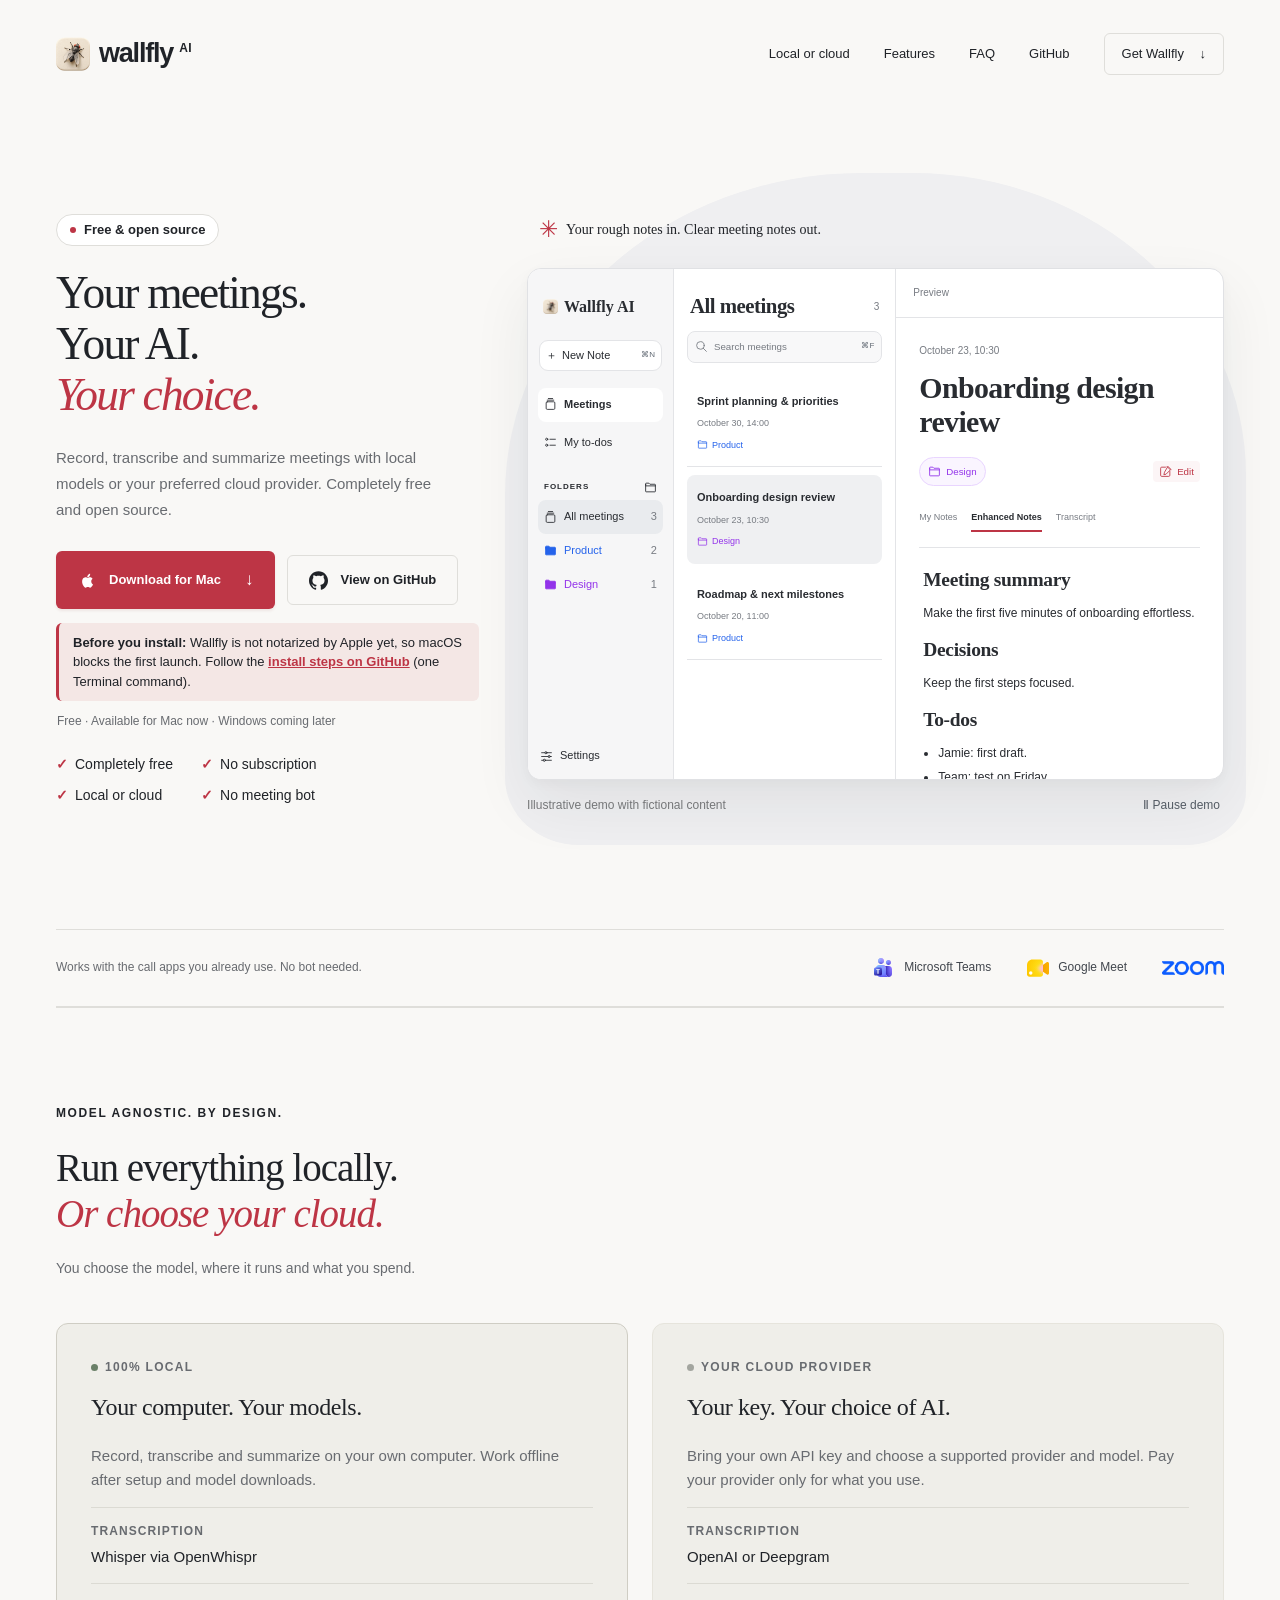
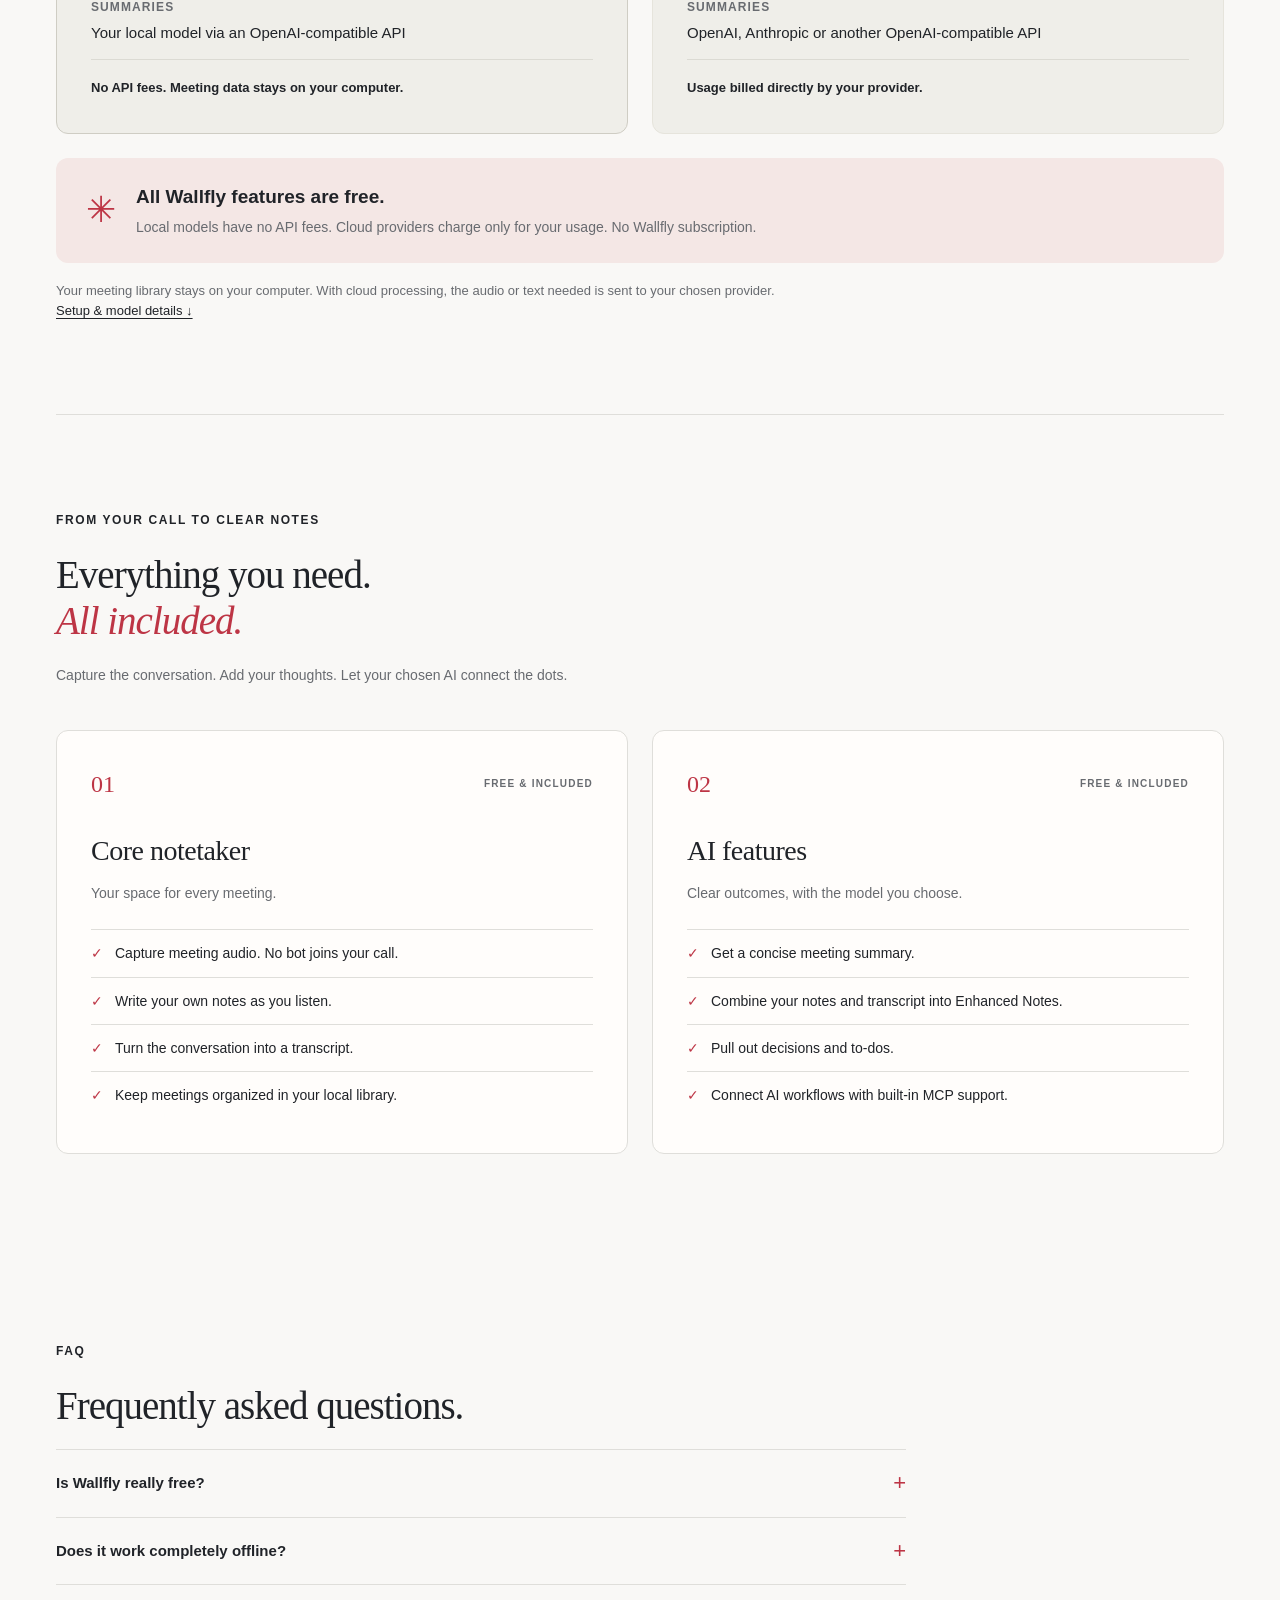
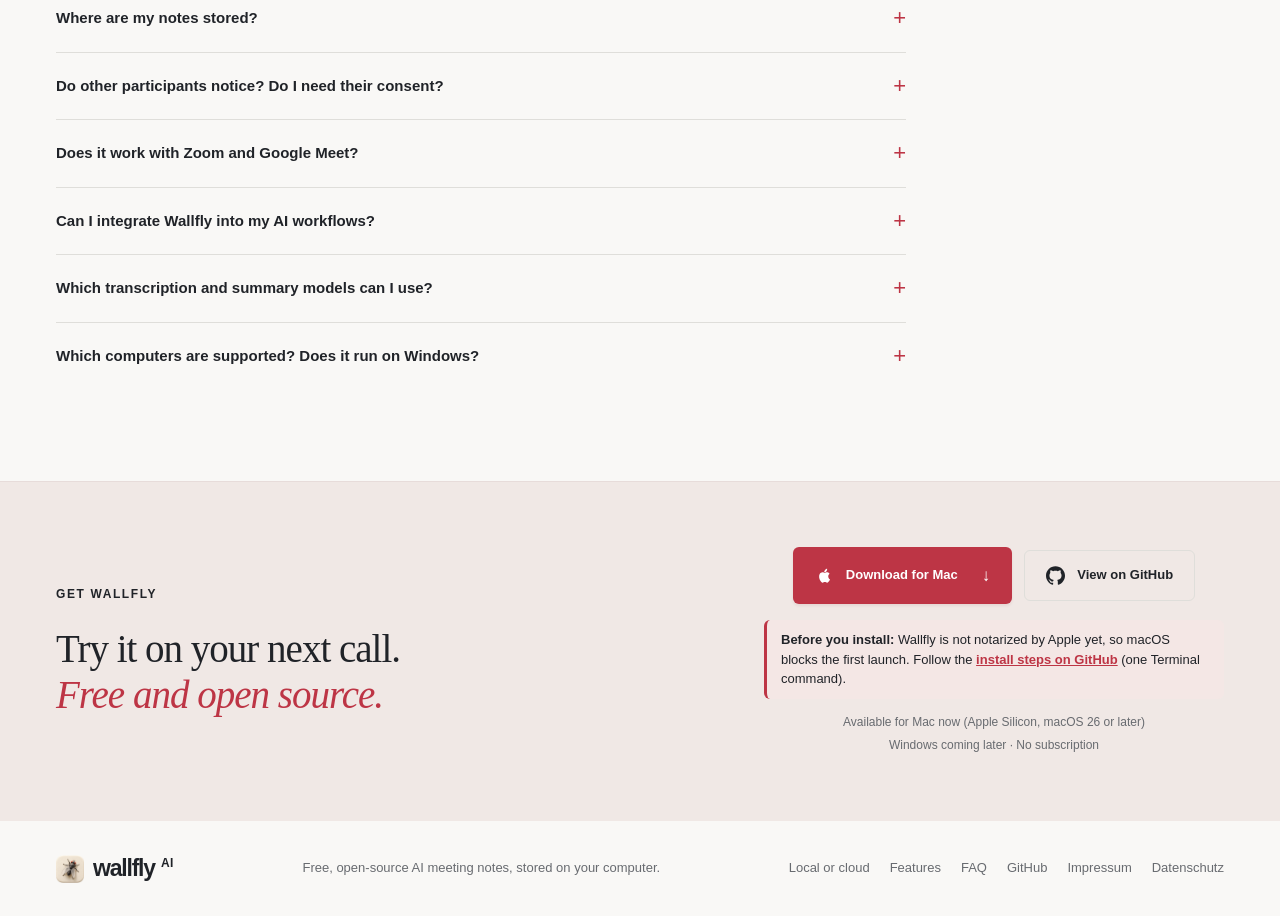
<file: index.html>
<!doctype html>
<html lang="en">
<head>
  <meta charset="utf-8">
  <meta name="viewport" content="width=device-width, initial-scale=1">
  <meta name="theme-color" content="#f9f8f6">
  <meta name="description" content="Record, transcribe and summarize meetings with local models or your preferred cloud provider. Wallfly is completely free and open source. No subscription.">
  <meta property="og:title" content="Wallfly AI — Your meetings. Your AI. Your choice.">
  <meta property="og:description" content="Completely free and open source. Run everything locally or bring your own cloud API key. You choose the model and control the cost.">
  <meta property="og:type" content="website">
  <title>Wallfly AI — Free, open-source AI meeting notes</title>
  <link rel="icon" href="assets/wallfly-icon.png" type="image/png">
  <link rel="stylesheet" href="styles.css">
  <script src="script.js" defer></script>
</head>
<body>
  <a class="skip-link" href="#main">Skip to content</a>
  <header class="site-header wrap">
    <a class="brand" href="#" aria-label="Wallfly AI home"><img src="assets/wallfly-icon.png" width="34" height="34" alt="">wallfly<span>AI</span></a>
    <nav aria-label="Main navigation"><a href="#privacy">Local or cloud</a><a href="#how-it-works">Features</a><a href="#faq">FAQ</a><a class="js-github" hidden>GitHub</a><a class="nav-download" href="#download">Get Wallfly <span aria-hidden="true">↓</span></a></nav>
  </header>
  <main id="main">
    <section class="hero wrap" aria-labelledby="hero-title">
      <div class="hero-copy">
        <p class="hero-badge"><span class="status-dot"></span> Free &amp; open source</p>
        <h1 id="hero-title">Your meetings.<br>Your AI.<br><em>Your choice.</em></h1>
        <p class="hero-description">Record, transcribe and summarize meetings with local models or your preferred cloud provider. Completely free and open source.</p>
        <div class="cta-row">
          <a class="button js-download" hidden download><svg viewBox="0 0 24 24" aria-hidden="true"><path d="M16.7 12.8c0-2 1.6-3 1.7-3.1-1-1.5-2.5-1.7-3-1.7-1.3-.1-2.5.8-3.2.8-.6 0-1.6-.8-2.7-.8-1.4 0-2.8.9-3.6 2.2-1.5 2.7-.4 6.7 1.1 8.8.7 1 1.5 2.1 2.6 2 1.1 0 1.5-.7 2.9-.7 1.3 0 1.7.7 2.8.7 1.2 0 1.9-1 2.6-2 .8-1.1 1.1-2.2 1.1-2.3-.1 0-2.3-.9-2.3-3.9ZM14.5 6.6c.6-.8 1-1.9.9-3-.9 0-2 .6-2.7 1.4-.6.7-1.1 1.8-1 2.8 1 .1 2.1-.5 2.8-1.2Z"/></svg>Download for Mac <span aria-hidden="true">↓</span></a>
          <a class="button button-secondary js-github" hidden><svg viewBox="0 0 24 24" aria-hidden="true"><path d="M12 .297c-6.63 0-12 5.373-12 12 0 5.303 3.438 9.8 8.205 11.385.6.113.82-.258.82-.577 0-.285-.01-1.04-.015-2.04-3.338.724-4.042-1.61-4.042-1.61C4.422 18.07 3.633 17.7 3.633 17.7c-1.087-.744.084-.729.084-.729 1.205.084 1.838 1.236 1.838 1.236 1.07 1.835 2.809 1.305 3.495.998.108-.776.417-1.305.76-1.605-2.665-.3-5.466-1.332-5.466-5.93 0-1.31.465-2.38 1.235-3.22-.135-.303-.54-1.523.105-3.176 0 0 1.005-.322 3.3 1.23.96-.267 1.98-.399 3-.405 1.02.006 2.04.138 3 .405 2.28-1.552 3.285-1.23 3.285-1.23.645 1.653.24 2.873.12 3.176.765.84 1.23 1.91 1.23 3.22 0 4.61-2.805 5.625-5.475 5.92.42.36.81 1.096.81 2.22 0 1.606-.015 2.896-.015 3.286 0 .315.21.69.825.57C20.565 22.092 24 17.592 24 12.297c0-6.627-5.373-12-12-12"/></svg>View on GitHub</a>
          <span class="coming-soon js-coming-soon">Download coming soon</span>
        </div>
        <p class="install-note js-install-note" hidden><strong>Before you install:</strong> Wallfly is not notarized by Apple yet, so macOS blocks the first launch. Follow the <a class="js-install-link">install steps on GitHub</a> (one Terminal command).</p>
        <p class="button-note">Free · Available for Mac now · Windows coming later</p>
        <ul class="trust-row" aria-label="Key facts">
          <li>Completely free</li>
          <li>No subscription</li>
          <li>Local or cloud</li>
          <li>No meeting bot</li>
        </ul>
      </div>
      <div class="hero-product">
        <div class="product-caption"><span class="tiny-star" aria-hidden="true">✳</span> Your rough notes in. Clear meeting notes out.</div>
        <div class="app-window" role="group" aria-label="Interactive Wallfly app demo with fictional meeting content">
          <div class="app-body">
            <aside class="app-sidebar" aria-label="Demo workspace">
              <div class="demo-brand"><img src="assets/wallfly-icon.png" width="15" height="15" alt="">Wallfly AI</div>
              <button class="demo-new-note" type="button" aria-controls="demo-recording"><span aria-hidden="true">＋</span> New Note <kbd>⌘N</kbd></button>
              <div class="sidebar-link selected"><svg viewBox="0 0 24 24" fill="none" stroke="currentColor" stroke-width="1.6" stroke-linecap="round" stroke-linejoin="round" aria-hidden="true"><rect x="4" y="7" width="16" height="14" rx="2"/><path d="M6 4h12M8 1h8"/></svg> Meetings</div>
              <div class="sidebar-link"><svg viewBox="0 0 24 24" fill="none" stroke="currentColor" stroke-width="1.6" stroke-linecap="round" stroke-linejoin="round" aria-hidden="true"><circle cx="5" cy="6" r="2"/><circle cx="5" cy="17" r="2"/><path d="M11 6h10M11 17h10"/></svg> My to-dos</div>
              <div class="sidebar-label">FOLDERS <svg viewBox="0 0 24 24" fill="none" stroke="currentColor" stroke-width="1.6" stroke-linecap="round" stroke-linejoin="round" aria-hidden="true"><path d="M3 7V5a1 1 0 0 1 1-1h5l2 2h9a1 1 0 0 1 1 1v12a1 1 0 0 1-1 1H4a1 1 0 0 1-1-1V7Z"/><path d="M3 9h18"/></svg></div>
              <div class="sidebar-link current"><svg viewBox="0 0 24 24" fill="none" stroke="currentColor" stroke-width="1.6" stroke-linecap="round" stroke-linejoin="round" aria-hidden="true"><rect x="4" y="7" width="16" height="14" rx="2"/><path d="M6 4h12M8 1h8"/></svg> All meetings <small>3</small></div>
              <div class="sidebar-link demo-folder"><svg viewBox="0 0 24 24" fill="none" stroke="currentColor" stroke-width="1.6" stroke-linecap="round" stroke-linejoin="round" aria-hidden="true"><path d="M3 7V5a1 1 0 0 1 1-1h5l2 2h9a1 1 0 0 1 1 1v12a1 1 0 0 1-1 1H4a1 1 0 0 1-1-1V7Z"/><path d="M3 9h18"/></svg> Product <small>2</small></div>
              <div class="sidebar-link demo-folder folder-design"><svg viewBox="0 0 24 24" fill="none" stroke="currentColor" stroke-width="1.6" stroke-linecap="round" stroke-linejoin="round" aria-hidden="true"><path d="M3 7V5a1 1 0 0 1 1-1h5l2 2h9a1 1 0 0 1 1 1v12a1 1 0 0 1-1 1H4a1 1 0 0 1-1-1V7Z"/><path d="M3 9h18"/></svg> Design <small>1</small></div>
              <div class="sidebar-bottom"><svg viewBox="0 0 24 24" fill="none" stroke="currentColor" stroke-width="1.6" stroke-linecap="round" stroke-linejoin="round" aria-hidden="true"><path d="M3 5h6m4 0h8M3 12h12m4 0h2M3 19h3m4 0h11"/><circle cx="11" cy="5" r="2"/><circle cx="17" cy="12" r="2"/><circle cx="8" cy="19" r="2"/></svg> Settings</div>
            </aside>
            <div class="demo-library" aria-label="Demo meeting library">
              <div class="library-title"><h2>All meetings</h2><span>3</span></div>
              <div class="demo-search"><svg viewBox="0 0 24 24" fill="none" stroke="currentColor" stroke-width="1.6" stroke-linecap="round" stroke-linejoin="round" aria-hidden="true"><circle cx="10" cy="10" r="7"/><path d="m15 15 6 6"/></svg><span>Search meetings</span><kbd>⌘F</kbd></div>
              <div class="meeting-item"><strong>Sprint planning &amp; priorities</strong><time datetime="2026-10-30T14:00">October 30, 14:00</time><span class="meeting-folder"><svg viewBox="0 0 24 24" fill="none" stroke="currentColor" stroke-width="1.6" stroke-linecap="round" stroke-linejoin="round" aria-hidden="true"><path d="M3 7V5a1 1 0 0 1 1-1h5l2 2h9a1 1 0 0 1 1 1v12a1 1 0 0 1-1 1H4a1 1 0 0 1-1-1V7Z"/><path d="M3 9h18"/></svg> Product</span></div>
              <div class="meeting-item active"><strong>Onboarding design review</strong><time datetime="2026-10-23T10:30">October 23, 10:30</time><span class="meeting-folder folder-design"><svg viewBox="0 0 24 24" fill="none" stroke="currentColor" stroke-width="1.6" stroke-linecap="round" stroke-linejoin="round" aria-hidden="true"><path d="M3 7V5a1 1 0 0 1 1-1h5l2 2h9a1 1 0 0 1 1 1v12a1 1 0 0 1-1 1H4a1 1 0 0 1-1-1V7Z"/><path d="M3 9h18"/></svg> Design</span></div>
              <div class="meeting-item"><strong>Roadmap &amp; next milestones</strong><time datetime="2026-10-20T11:00">October 20, 11:00</time><span class="meeting-folder"><svg viewBox="0 0 24 24" fill="none" stroke="currentColor" stroke-width="1.6" stroke-linecap="round" stroke-linejoin="round" aria-hidden="true"><path d="M3 7V5a1 1 0 0 1 1-1h5l2 2h9a1 1 0 0 1 1 1v12a1 1 0 0 1-1 1H4a1 1 0 0 1-1-1V7Z"/><path d="M3 9h18"/></svg> Product</span></div>
            </div>
            <div class="app-content">
              <div class="preview-label">Preview<button class="demo-new-note-mobile" type="button" aria-controls="demo-recording">＋ New Note</button></div>
              <div class="preview-document">
                <div class="meeting-meta"><time datetime="2026-10-23T10:30">October 23, 10:30</time></div>
                <h2>Onboarding design review</h2>
                <div class="demo-document-actions"><span class="demo-assign-folder demo-assigned-folder folder-design"><svg viewBox="0 0 24 24" fill="none" stroke="currentColor" stroke-width="1.6" stroke-linecap="round" stroke-linejoin="round" aria-hidden="true"><path d="M3 7V5a1 1 0 0 1 1-1h5l2 2h9a1 1 0 0 1 1 1v12a1 1 0 0 1-1 1H4a1 1 0 0 1-1-1V7Z"/><path d="M3 9h18"/></svg> Design</span><span class="demo-edit"><svg viewBox="0 0 24 24" fill="none" stroke="currentColor" stroke-width="1.6" stroke-linecap="round" stroke-linejoin="round" aria-hidden="true"><path d="M12 4H5a2 2 0 0 0-2 2v13a2 2 0 0 0 2 2h13a2 2 0 0 0 2-2v-7M15 3l6 6M10 14l-1 4 4-1L22 8l-5-5Z"/></svg> Edit</span></div>
                <div class="demo-tabs" role="tablist" aria-label="Meeting notes view">
                  <button id="notes-tab" class="demo-tab" type="button" role="tab" aria-selected="false" aria-controls="notes-panel" tabindex="-1">My Notes</button>
                  <button id="enhanced-tab" class="demo-tab active" type="button" role="tab" aria-selected="true" aria-controls="enhanced-panel">Enhanced Notes</button>
                  <button id="transcript-tab" class="demo-tab" type="button" role="tab" aria-selected="false" aria-controls="transcript-panel" tabindex="-1">Transcript</button>
                </div>
                <div class="notes-area">
                  <div id="notes-panel" role="tabpanel" aria-labelledby="notes-tab" tabindex="0" hidden>
                    <h3>My notes</h3><p>Make the first five minutes feel effortless.</p>
                    <ul><li>Simpler onboarding</li><li>Test the new flow on Friday</li><li>Jamie → first draft</li></ul>
                  </div>
                  <div id="enhanced-panel" role="tabpanel" aria-labelledby="enhanced-tab" tabindex="0">
                    <h3>Meeting summary</h3><p>Make the first five minutes of onboarding effortless.</p>
                    <h3>Decisions</h3><p>Keep the first steps focused.</p><h3>To-dos</h3><ul><li>Jamie: first draft.</li><li>Team: test on Friday.</li></ul>
                  </div>
                  <div id="transcript-panel" role="tabpanel" aria-labelledby="transcript-tab" tabindex="0" hidden>
                    <h3>Transcript</h3><p><strong>Jamie</strong><br>Let's make the first five minutes feel effortless.</p><p><strong>Alex</strong><br>Agreed. We can try the updated flow together on Friday.</p><p class="demo-transcript-line"><strong>Jamie</strong><br>I'll put together a first draft of the new flow.</p>
                  </div>
                </div>
              </div>
            </div>
          </div>
          <div class="demo-recording-overlay" hidden>
            <section id="demo-recording" class="demo-recording" aria-labelledby="demo-recording-title">
              <div class="recording-toolbar"><span><img src="assets/wallfly-icon.png" width="18" height="18" alt=""> Wallfly AI <small>Meeting note</small></span><button class="demo-close-recording" type="button" aria-label="Close meeting and return to overview" title="Back to meetings"><svg viewBox="0 0 24 24" fill="none" stroke="currentColor" stroke-width="1.8" stroke-linecap="round" aria-hidden="true"><path d="m6 6 12 12M18 6 6 18"/></svg></button></div>
              <div class="recording-document">
                <div class="recording-meta">Today <span><svg viewBox="0 0 24 24" fill="none" stroke="currentColor" stroke-width="1.7" stroke-linecap="round" stroke-linejoin="round" aria-hidden="true"><path d="m5 12 4 4L19 6"/></svg> Saved on your computer</span></div>
                <h2 id="demo-recording-title">New note</h2>
                <div class="recording-note-tabs" role="tablist" aria-label="Recording notes view"><button id="recording-notes-tab" type="button" role="tab" aria-selected="true" aria-controls="recording-notes-panel">My Notes</button><button id="recording-enhanced-tab" type="button" role="tab" aria-selected="false" aria-controls="recording-enhanced-panel" tabindex="-1">Enhanced Notes <span aria-hidden="true">✧</span></button></div>
                <div id="recording-notes-panel" class="recording-notes" role="tabpanel" aria-labelledby="recording-notes-tab" tabindex="0"><p class="recording-placeholder">A thought, a question, a next step…</p><ul hidden><li></li><li hidden></li></ul></div>
                <div id="recording-enhanced-panel" class="recording-notes recording-enhanced" role="tabpanel" aria-labelledby="recording-enhanced-tab" tabindex="0" hidden><span aria-hidden="true">✧</span><h3>Your notes, connected.</h3><p>After the meeting, Wallfly brings your notes and transcript together into a clear summary and next steps.</p></div>
              </div>
              <div class="recording-transcript" role="region" aria-label="Illustrative live transcript">
                <button class="recording-transcript-heading" type="button" aria-expanded="true" aria-controls="recording-transcript-content"><span class="transcript-label"><svg viewBox="0 0 24 24" fill="none" stroke="currentColor" stroke-width="1.6" stroke-linecap="round" stroke-linejoin="round" aria-hidden="true"><path d="M4 5h16v12H8l-4 4V5Z"/><path d="M8 9h8M8 13h5"/></svg>Transcript</span><span class="transcript-status"><i></i> Live <svg class="transcript-chevron" viewBox="0 0 24 24" fill="none" stroke="currentColor" stroke-width="1.8" stroke-linecap="round" stroke-linejoin="round" aria-hidden="true"><path d="m6 14 6-6 6 6"/></svg></span></button>
                <div id="recording-transcript-content" class="recording-transcript-content"><div class="recording-conversation">
                  <p class="recording-listening">Listening to your meeting…</p>
                  <div class="recording-turn" hidden><span>Jamie <time>00:01</time></span><p></p></div>
                  <div class="recording-turn recording-turn-me" hidden><span>You <time>00:04</time></span><p></p></div>
                  <div class="recording-turn" hidden><span>Jamie <time>00:08</time></span><p></p></div>
                </div></div>
              </div>
              <div class="recording-bar"><span class="recording-indicator"><i></i> Recording <time>00:00</time></span><span class="recording-wave" aria-hidden="true"><i></i><i></i><i></i><i></i><i></i><i></i><i></i></span><button class="demo-stop-recording" type="button"><span aria-hidden="true">■</span> Stop recording</button></div>
            </section>
          </div>
          <svg class="demo-cursor" viewBox="0 0 28 34" width="23" height="28" aria-hidden="true" hidden><path d="M3 2v25l6-6 5 11 5-2-5-10h10Z" fill="#25282c" stroke="#fff" stroke-width="2.5" stroke-linejoin="round"/></svg>
        </div>
        <div class="demo-footer"><span>Illustrative demo with fictional content</span><button id="pause-demo" type="button" aria-pressed="false"><span aria-hidden="true">Ⅱ</span> Pause demo</button></div>
      </div>
    </section>
    <section class="compatibility wrap" aria-label="Compatible meeting apps">
      <span>Works with the call apps you already use. No bot needed.</span>
      <div class="platforms">
        <span><img class="platform-logo" src="assets/microsoft-teams.svg" width="24" height="24" alt="">Microsoft Teams</span>
        <span><img class="platform-logo" src="assets/google-meet.svg" width="24" height="24" alt="">Google Meet</span>
        <span><img class="platform-wordmark" src="assets/zoom.png" width="62" height="14" alt="Zoom"></span>
      </div>
    </section>
    <section class="privacy wrap section-space" id="privacy" aria-labelledby="privacy-title">
      <div class="section-heading"><p class="eyebrow">MODEL AGNOSTIC. BY DESIGN.</p><h2 id="privacy-title">Run everything locally.<br><em>Or choose your cloud.</em></h2><p>You choose the model, where it runs and what you spend.</p></div>
      <div class="privacy-grid">
        <article class="privacy-card is-local">
          <p class="privacy-pill"><i aria-hidden="true"></i> 100% LOCAL</p>
          <h3>Your computer. Your models.</h3>
          <p class="mode-description">Record, transcribe and summarize on your own computer. Work offline after setup and model downloads.</p>
          <dl>
            <div><dt>Transcription</dt><dd>Whisper via OpenWhispr</dd></div>
            <div><dt>Summaries</dt><dd>Your local model via an OpenAI-compatible API</dd></div>
          </dl>
          <p class="mode-cost">No API fees. Meeting data stays on your computer.</p>
        </article>
        <article class="privacy-card">
          <p class="privacy-pill"><i aria-hidden="true"></i> YOUR CLOUD PROVIDER</p>
          <h3>Your key. Your choice of AI.</h3>
          <p class="mode-description">Bring your own API key and choose a supported provider and model. Pay your provider only for what you use.</p>
          <dl>
            <div><dt>Transcription</dt><dd>OpenAI or Deepgram</dd></div>
            <div><dt>Summaries</dt><dd>OpenAI, Anthropic or another OpenAI-compatible API</dd></div>
          </dl>
          <p class="mode-cost">Usage billed directly by your provider.</p>
        </article>
      </div>
      <div class="free-statement"><span class="free-mark" aria-hidden="true">✳</span><div><strong>All Wallfly features are free.</strong><p>Local models have no API fees. Cloud providers charge only for your usage. No Wallfly subscription.</p></div></div>
      <p class="data-note">Your meeting library stays on your computer. With cloud processing, the audio or text needed is sent to your chosen provider. <a href="#faq">Setup &amp; model details ↓</a></p>
    </section>
    <section class="features wrap section-space" id="how-it-works" aria-labelledby="features-title">
      <div class="section-heading"><p class="eyebrow">FROM YOUR CALL TO CLEAR NOTES</p><h2 id="features-title">Everything you need.<br><em>All included.</em></h2><p>Capture the conversation. Add your thoughts. Let your chosen AI connect the dots.</p></div>
      <div class="feature-grid">
        <article class="feature-card">
          <div class="feature-card-heading"><span class="feature-number" aria-hidden="true">01</span><span class="included-label">FREE &amp; INCLUDED</span></div>
          <h3>Core notetaker</h3><p>Your space for every meeting.</p>
          <ul><li>Capture meeting audio. No bot joins your call.</li><li>Write your own notes as you listen.</li><li>Turn the conversation into a transcript.</li><li>Keep meetings organized in your local library.</li></ul>
        </article>
        <article class="feature-card">
          <div class="feature-card-heading"><span class="feature-number" aria-hidden="true">02</span><span class="included-label">FREE &amp; INCLUDED</span></div>
          <h3>AI features</h3><p>Clear outcomes, with the model you choose.</p>
          <ul><li>Get a concise meeting summary.</li><li>Combine your notes and transcript into Enhanced Notes.</li><li>Pull out decisions and to-dos.</li><li>Connect AI workflows with built-in MCP support.</li></ul>
        </article>
      </div>
    </section>
    <section class="faq wrap section-space" id="faq" aria-labelledby="faq-title">
      <div class="section-heading"><p class="eyebrow">FAQ</p><h2 id="faq-title">Frequently asked questions.</h2></div>
      <details class="faq-item">
        <summary>Is Wallfly really free?</summary>
        <p>Yes. All Wallfly features are free and open source, including AI features. No subscription or paywall. Local models have no API fees; optional cloud providers bill you directly for usage.</p>
      </details>
      <details class="faq-item">
        <summary>Does it work completely offline?</summary>
        <p>Yes, in local mode. Transcription runs locally in the OpenWhispr app (installed separately), and summaries run on a local model on your computer. You only need internet once, to download the models.</p>
      </details>
      <details class="faq-item">
        <summary>Where are my notes stored?</summary>
        <p>Notes, transcripts and meeting files live in a local library. Wallfly has no cloud storage. If you choose cloud processing, the required audio or text is sent to that provider.</p>
      </details>
      <details class="faq-item">
        <summary>Do other participants notice? Do I need their consent?</summary>
        <p>No bot joins, so nothing shows up in the call. Rules for recording differ by country and company, so let people know you are taking notes.</p>
      </details>
      <details class="faq-item">
        <summary>Does it work with Zoom and Google Meet?</summary>
        <p>Yes. Wallfly captures the meeting audio on your computer, so it works with Microsoft Teams, Google Meet and Zoom. Automatic meeting detection currently works for Teams (on Mac, through the Accessibility permission). For other apps, start recording manually.</p>
      </details>
      <details class="faq-item">
        <summary>Can I integrate Wallfly into my AI workflows?</summary>
        <p>Yes. Built-in Model Context Protocol (MCP) support connects Wallfly to compatible AI tools and workflows. It is included for free.</p>
      </details>
      <details class="faq-item">
        <summary>Which transcription and summary models can I use?</summary>
        <p><strong>Transcription:</strong> Deepgram (Nova-3), OpenAI, or Whisper Large V3 Turbo running locally through OpenWhispr.</p>
        <p><strong>Summaries and Enhanced Notes:</strong> OpenAI, Anthropic (Claude), or any OpenAI-compatible API, including local models. Bring your own key; cloud providers may charge for usage.</p>
      </details>
      <details class="faq-item">
        <summary>Which computers are supported? Does it run on Windows?</summary>
        <p>Wallfly is available for Mac first. It needs Apple Silicon (M1 or newer) and macOS 26 or later. A Windows version is coming later.</p>
      </details>
    </section>
    <section class="download-section" id="download" aria-labelledby="download-title">
      <div class="wrap download-inner">
        <div><p class="eyebrow">GET WALLFLY</p><h2 id="download-title">Try it on your next call.<br><em>Free and open source.</em></h2></div>
        <div class="download-action">
          <div class="cta-row">
            <a class="button js-download" hidden download><svg viewBox="0 0 24 24" aria-hidden="true"><path d="M16.7 12.8c0-2 1.6-3 1.7-3.1-1-1.5-2.5-1.7-3-1.7-1.3-.1-2.5.8-3.2.8-.6 0-1.6-.8-2.7-.8-1.4 0-2.8.9-3.6 2.2-1.5 2.7-.4 6.7 1.1 8.8.7 1 1.5 2.1 2.6 2 1.1 0 1.5-.7 2.9-.7 1.3 0 1.7.7 2.8.7 1.2 0 1.9-1 2.6-2 .8-1.1 1.1-2.2 1.1-2.3-.1 0-2.3-.9-2.3-3.9ZM14.5 6.6c.6-.8 1-1.9.9-3-.9 0-2 .6-2.7 1.4-.6.7-1.1 1.8-1 2.8 1 .1 2.1-.5 2.8-1.2Z"/></svg>Download for Mac <span aria-hidden="true">↓</span></a>
            <a class="button button-secondary js-github" hidden><svg viewBox="0 0 24 24" aria-hidden="true"><path d="M12 .297c-6.63 0-12 5.373-12 12 0 5.303 3.438 9.8 8.205 11.385.6.113.82-.258.82-.577 0-.285-.01-1.04-.015-2.04-3.338.724-4.042-1.61-4.042-1.61C4.422 18.07 3.633 17.7 3.633 17.7c-1.087-.744.084-.729.084-.729 1.205.084 1.838 1.236 1.838 1.236 1.07 1.835 2.809 1.305 3.495.998.108-.776.417-1.305.76-1.605-2.665-.3-5.466-1.332-5.466-5.93 0-1.31.465-2.38 1.235-3.22-.135-.303-.54-1.523.105-3.176 0 0 1.005-.322 3.3 1.23.96-.267 1.98-.399 3-.405 1.02.006 2.04.138 3 .405 2.28-1.552 3.285-1.23 3.285-1.23.645 1.653.24 2.873.12 3.176.765.84 1.23 1.91 1.23 3.22 0 4.61-2.805 5.625-5.475 5.92.42.36.81 1.096.81 2.22 0 1.606-.015 2.896-.015 3.286 0 .315.21.69.825.57C20.565 22.092 24 17.592 24 12.297c0-6.627-5.373-12-12-12"/></svg>View on GitHub</a>
            <span class="coming-soon js-coming-soon">Download coming soon</span>
          </div>
          <p class="install-note js-install-note" hidden><strong>Before you install:</strong> Wallfly is not notarized by Apple yet, so macOS blocks the first launch. Follow the <a class="js-install-link">install steps on GitHub</a> (one Terminal command).</p>
          <p>Available for Mac now (Apple Silicon, macOS 26 or later)<br>Windows coming later · No subscription</p>
        </div>
      </div>
    </section>
  </main>
  <footer class="site-footer wrap">
    <a class="brand" href="#" aria-label="Wallfly AI home"><img src="assets/wallfly-icon.png" width="28" height="28" alt="">wallfly<span>AI</span></a>
    <span>Free, open-source AI meeting notes, stored on your computer.</span>
    <nav class="footer-links" aria-label="Footer"><a href="#privacy">Local or cloud</a><a href="#how-it-works">Features</a><a href="#faq">FAQ</a><a class="js-github" hidden>GitHub</a><a href="impressum.html">Impressum</a><a href="datenschutz.html">Datenschutz</a></nav>
  </footer>
</body>
</html>
</file>
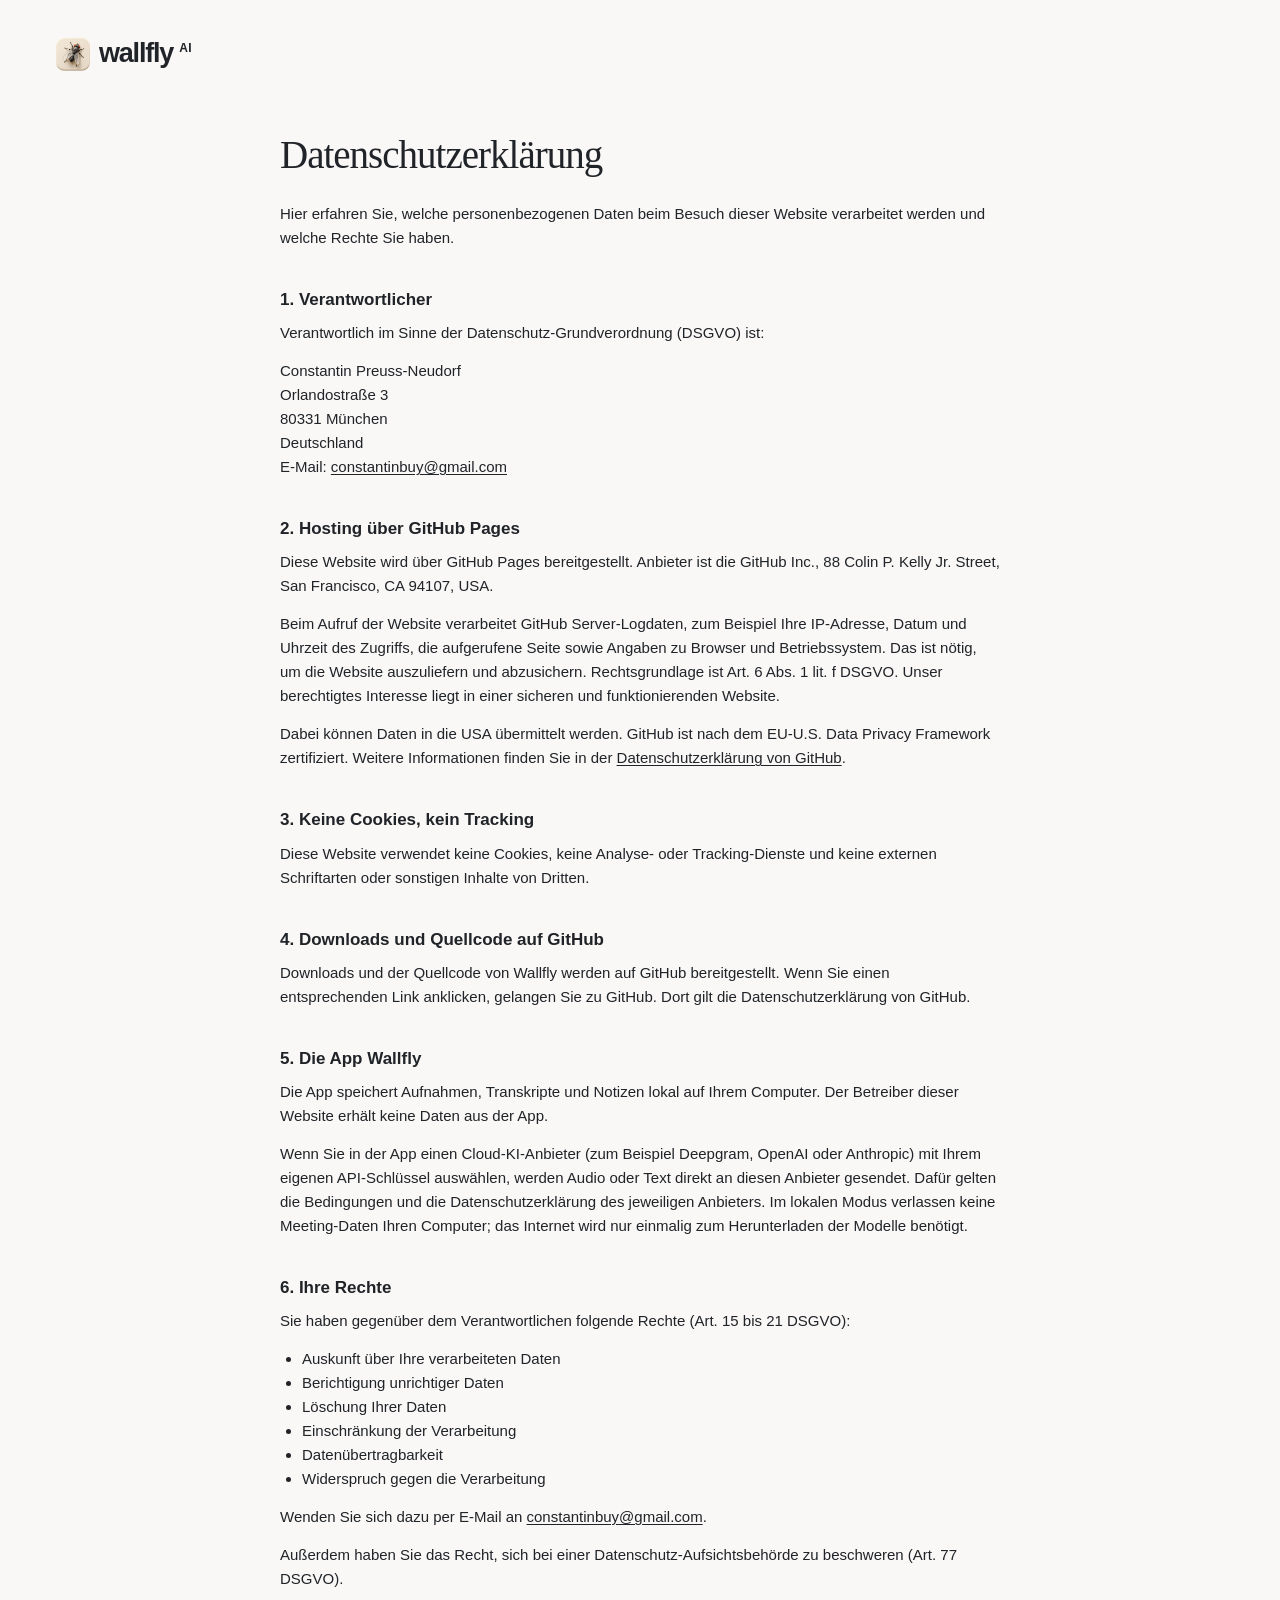
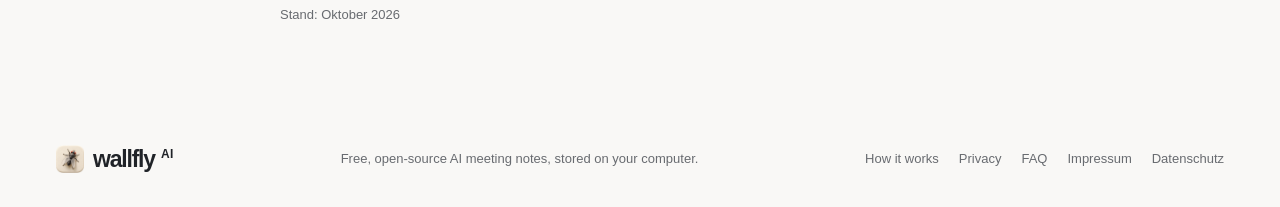
<file: datenschutz.html>
<!doctype html>
<html lang="de">
<head>
  <meta charset="utf-8">
  <meta name="viewport" content="width=device-width, initial-scale=1">
  <meta name="theme-color" content="#f9f8f6">
  <meta name="description" content="Datenschutzerklärung der Website Wallfly AI.">
  <title>Datenschutzerklärung — Wallfly AI</title>
  <link rel="icon" href="assets/wallfly-icon.png" type="image/png">
  <link rel="stylesheet" href="styles.css">
</head>
<body>
  <a class="skip-link" href="#main">Zum Inhalt springen</a>
  <header class="site-header wrap">
    <a class="brand" href="index.html" aria-label="Wallfly AI Startseite"><img src="assets/wallfly-icon.png" width="34" height="34" alt="">wallfly<span>AI</span></a>
  </header>
  <main id="main" class="legal wrap">
    <h1>Datenschutzerklärung</h1>
    <p>Hier erfahren Sie, welche personenbezogenen Daten beim Besuch dieser Website verarbeitet werden und welche Rechte Sie haben.</p>

    <h2>1. Verantwortlicher</h2>
    <p>Verantwortlich im Sinne der Datenschutz-Grundverordnung (DSGVO) ist:</p>
    <p>Constantin Preuss-Neudorf<br>Orlandostraße 3<br>80331 München<br>Deutschland<br>E-Mail: <a href="mailto:constantinbuy@gmail.com">constantinbuy@gmail.com</a></p>

    <h2>2. Hosting über GitHub Pages</h2>
    <p>Diese Website wird über GitHub Pages bereitgestellt. Anbieter ist die GitHub Inc., 88 Colin P. Kelly Jr. Street, San Francisco, CA 94107, USA.</p>
    <p>Beim Aufruf der Website verarbeitet GitHub Server-Logdaten, zum Beispiel Ihre IP-Adresse, Datum und Uhrzeit des Zugriffs, die aufgerufene Seite sowie Angaben zu Browser und Betriebssystem. Das ist nötig, um die Website auszuliefern und abzusichern. Rechtsgrundlage ist Art. 6 Abs. 1 lit. f DSGVO. Unser berechtigtes Interesse liegt in einer sicheren und funktionierenden Website.</p>
    <p>Dabei können Daten in die USA übermittelt werden. GitHub ist nach dem EU-U.S. Data Privacy Framework zertifiziert. Weitere Informationen finden Sie in der <a href="https://docs.github.com/de/site-policy/privacy-policies/github-general-privacy-statement" rel="noopener">Datenschutzerklärung von GitHub</a>.</p>

    <h2>3. Keine Cookies, kein Tracking</h2>
    <p>Diese Website verwendet keine Cookies, keine Analyse- oder Tracking-Dienste und keine externen Schriftarten oder sonstigen Inhalte von Dritten.</p>

    <h2>4. Downloads und Quellcode auf GitHub</h2>
    <p>Downloads und der Quellcode von Wallfly werden auf GitHub bereitgestellt. Wenn Sie einen entsprechenden Link anklicken, gelangen Sie zu GitHub. Dort gilt die Datenschutzerklärung von GitHub.</p>

    <h2>5. Die App Wallfly</h2>
    <p>Die App speichert Aufnahmen, Transkripte und Notizen lokal auf Ihrem Computer. Der Betreiber dieser Website erhält keine Daten aus der App.</p>
    <p>Wenn Sie in der App einen Cloud-KI-Anbieter (zum Beispiel Deepgram, OpenAI oder Anthropic) mit Ihrem eigenen API-Schlüssel auswählen, werden Audio oder Text direkt an diesen Anbieter gesendet. Dafür gelten die Bedingungen und die Datenschutzerklärung des jeweiligen Anbieters. Im lokalen Modus verlassen keine Meeting-Daten Ihren Computer; das Internet wird nur einmalig zum Herunterladen der Modelle benötigt.</p>

    <h2>6. Ihre Rechte</h2>
    <p>Sie haben gegenüber dem Verantwortlichen folgende Rechte (Art. 15 bis 21 DSGVO):</p>
    <ul>
      <li>Auskunft über Ihre verarbeiteten Daten</li>
      <li>Berichtigung unrichtiger Daten</li>
      <li>Löschung Ihrer Daten</li>
      <li>Einschränkung der Verarbeitung</li>
      <li>Datenübertragbarkeit</li>
      <li>Widerspruch gegen die Verarbeitung</li>
    </ul>
    <p>Wenden Sie sich dazu per E-Mail an <a href="mailto:constantinbuy@gmail.com">constantinbuy@gmail.com</a>.</p>
    <p>Außerdem haben Sie das Recht, sich bei einer Datenschutz-Aufsichtsbehörde zu beschweren (Art. 77 DSGVO).</p>

    <p class="legal-date">Stand: Oktober 2026</p>
  </main>
  <footer class="site-footer wrap">
    <a class="brand" href="index.html" aria-label="Wallfly AI Startseite"><img src="assets/wallfly-icon.png" width="28" height="28" alt="">wallfly<span>AI</span></a>
    <span>Free, open-source AI meeting notes, stored on your computer.</span>
    <nav class="footer-links" aria-label="Footer"><a href="index.html#how-it-works">How it works</a><a href="index.html#privacy">Privacy</a><a href="index.html#faq">FAQ</a><a href="impressum.html">Impressum</a><a href="datenschutz.html">Datenschutz</a></nav>
  </footer>
</body>
</html>
</file>
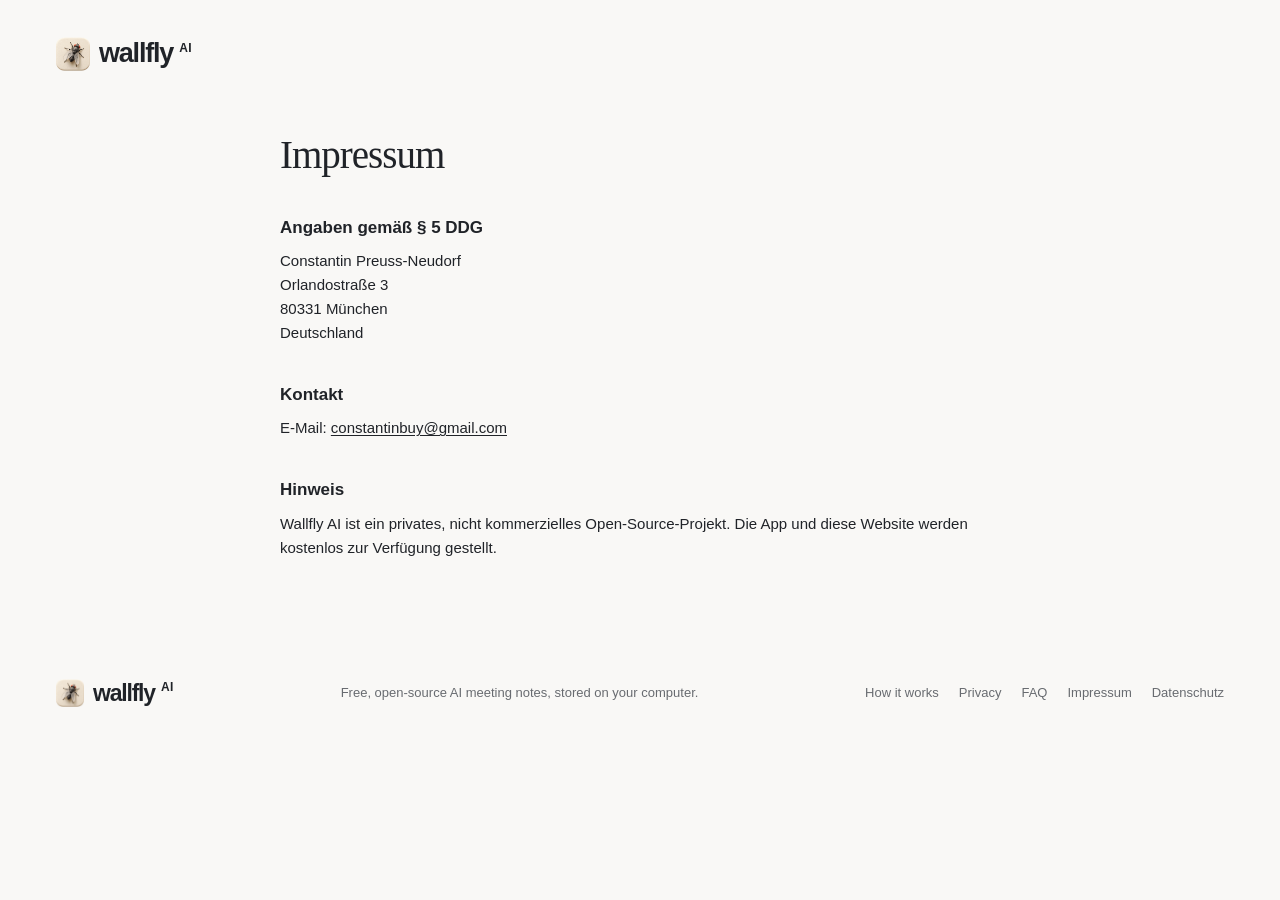
<file: impressum.html>
<!doctype html>
<html lang="de">
<head>
  <meta charset="utf-8">
  <meta name="viewport" content="width=device-width, initial-scale=1">
  <meta name="theme-color" content="#f9f8f6">
  <meta name="description" content="Impressum der Website Wallfly AI.">
  <title>Impressum — Wallfly AI</title>
  <link rel="icon" href="assets/wallfly-icon.png" type="image/png">
  <link rel="stylesheet" href="styles.css">
</head>
<body>
  <a class="skip-link" href="#main">Zum Inhalt springen</a>
  <header class="site-header wrap">
    <a class="brand" href="index.html" aria-label="Wallfly AI Startseite"><img src="assets/wallfly-icon.png" width="34" height="34" alt="">wallfly<span>AI</span></a>
  </header>
  <main id="main" class="legal wrap">
    <h1>Impressum</h1>
    <h2>Angaben gemäß § 5 DDG</h2>
    <p>Constantin Preuss-Neudorf<br>Orlandostraße 3<br>80331 München<br>Deutschland</p>
    <h2>Kontakt</h2>
    <p>E-Mail: <a href="mailto:constantinbuy@gmail.com">constantinbuy@gmail.com</a></p>
    <h2>Hinweis</h2>
    <p>Wallfly AI ist ein privates, nicht kommerzielles Open-Source-Projekt. Die App und diese Website werden kostenlos zur Verfügung gestellt.</p>
  </main>
  <footer class="site-footer wrap">
    <a class="brand" href="index.html" aria-label="Wallfly AI Startseite"><img src="assets/wallfly-icon.png" width="28" height="28" alt="">wallfly<span>AI</span></a>
    <span>Free, open-source AI meeting notes, stored on your computer.</span>
    <nav class="footer-links" aria-label="Footer"><a href="index.html#how-it-works">How it works</a><a href="index.html#privacy">Privacy</a><a href="index.html#faq">FAQ</a><a href="impressum.html">Impressum</a><a href="datenschutz.html">Datenschutz</a></nav>
  </footer>
</body>
</html>
</file>
<file: styles.css>
:root {
  --paper:#f9f8f6;
  --ink:#202328;
  --muted:#686b70;
  --line:#dfdeda;
  --red:#bd3545;
  --rose:#f4e7e5;
  --serif:Georgia,'Times New Roman',serif;
  --sans:-apple-system,BlinkMacSystemFont,'Segoe UI',sans-serif;
}

* {
  box-sizing:border-box;
}

html {
  scroll-behavior:smooth;
  scroll-padding-top:30px;
}

body {
  margin:0;
  background:var(--paper);
  color:var(--ink);
  font-family:var(--sans);
  font-size:15px;
  line-height:1.6;
}

a {
  color:inherit;
  text-decoration:none;
}

button {
  font:inherit;
  cursor:pointer;
}

button,a {
  -webkit-tap-highlight-color:transparent;
}

a:focus-visible,button:focus-visible {
  outline:3px solid var(--red);
  outline-offset:5px;
}

button:disabled {
  cursor:default;
}

[hidden] {
  display:none!important;
}

.wrap {
  max-width:1280px;
  width:calc(100% - 112px);
  margin-inline:auto;
}

.site-header {
  height:108px;
  display:flex;
  justify-content:space-between;
  align-items:center;
}

.brand {
  display:inline-flex;
  gap:9px;
  align-items:center;
  font-size:27px;
  font-weight:650;
  letter-spacing:-1.2px;
}

.brand span {
  font-size:12px;
  letter-spacing:.5px;
  margin:0 0 10px -3px;
  font-weight:600;
}

.site-header nav {
  display:flex;
  align-items:center;
  gap:34px;
  font-size:13px;
}

.site-header nav>a:hover {
  color:var(--red);
}

.nav-download {
  border:1px solid var(--line);
  padding:10px 17px;
  border-radius:6px;
}

.nav-download span {
  margin-left:12px;
}

.hero {
  display:grid;
  grid-template-columns:.85fr 1.4fr;
  gap:48px;
  padding-top:65px;
  padding-bottom:82px;
  align-items:center;
}

.eyebrow {
  font-size:12px;
  letter-spacing:1.6px;
  font-weight:600;
  margin:0 0 22px;
  display:flex;
  align-items:center;
  gap:8px;
}

.hero-badge {
  display:inline-flex;
  align-items:center;
  gap:8px;
  margin:0 0 22px;
  padding:6px 13px;
  font-size:13px;
  font-weight:600;
  line-height:1.4;
  background:#fff;
  border:1px solid var(--line);
  border-radius:999px;
}

.status-dot {
  width:6px;
  height:6px;
  flex-shrink:0;
  background:var(--red);
  border-radius:50%;
}

h1,h2,h3,p {
  margin-top:0;
}

h1 {
  font-family:var(--serif);
  font-size:clamp(36px,3.55vw,51px);
  font-weight:400;
  line-height:1.12;
  letter-spacing:-1.8px;
  margin-bottom:24px;
}

em {
  font-family:var(--serif);
  font-weight:400;
  color:var(--red);
}

.hero-description {
  max-width:390px;
  color:var(--muted);
  font-size:15px;
  line-height:1.75;
  margin-bottom:28px;
}

.button {
  display:inline-flex;
  align-items:center;
  justify-content:center;
  gap:12px;
  padding:14px 21px;
  background:var(--red);
  color:white;
  border:1px solid transparent;
  border-radius:6px;
  font-size:13px;
  font-weight:550;
  box-shadow:0 2px 3px #75212a15;
  transition:background .2s,transform .2s;
}

.button:hover {
  background:#a22938;
  transform:translateY(-2px);
}

.button>svg {
  width:19px;
  height:19px;
  fill:currentColor;
}

.button>span {
  margin-left:12px;
  font-size:17px;
}

.button-secondary {
  background:transparent;
  color:var(--ink);
  border:1px solid var(--line);
  box-shadow:none;
}

.button-secondary:hover {
  background:#fff;
  border-color:#c9c7c1;
}

.button-secondary>svg {
  fill:currentColor;
}

.cta-row {
  display:flex;
  flex-wrap:wrap;
  align-items:center;
  gap:12px;
}

.trust-row {
  list-style:none;
  display:grid;
  grid-template-columns:repeat(2,max-content);
  gap:8px 28px;
  margin:22px 0 0;
  padding:0;
  font-size:14px;
  color:var(--ink);
}

.trust-row li {
  display:flex;
  align-items:center;
  gap:7px;
}

.trust-row li::before {
  content:'\2713';
  color:var(--red);
  font-weight:700;
}

.button-note {
  font-size:12px;
  color:var(--muted);
  margin:11px 0 0 1px;
}

.hero-product {
  min-width:0;
  position:relative;
  padding:39px 0 28px;
}

.hero-product:before {
  content:'';
  position:absolute;
  inset:0 -22px 2px;
  background:#efeff1;
  border-radius:48% 45% 8% 10%;
  z-index:-1;
}

.product-caption {
  font-family:var(--serif);
  font-size:14px;
  margin:0 0 19px 12px;
  display:flex;
  align-items:center;
  gap:8px;
}

.tiny-star {
  color:var(--red);
  font-size:23px;
}

/* A compact version of the app's three-pane library and preview. */
.app-window {
  --demo-paper:#ffffff;
  --demo-soft:#f7f7f8;
  --demo-line:#e3e4e7;
  --demo-muted:#777b82;
  --folder-product:#2563eb;
  --folder-design:#9333ea;
  position:relative;
  background:var(--demo-paper);
  border:1px solid #e0e1e4;
  border-radius:14px;
  overflow:hidden;
  box-shadow:0 24px 60px #20242b12,0 4px 12px #20242b08;
  container-type:inline-size;
}

.app-body {
  display:grid;
  grid-template-columns:21% 32% 47%;
  height:510px;
  color:#292c31;
}

.app-body svg {
  width:13px;
  height:13px;
  flex-shrink:0;
}

.app-sidebar {
  min-width:0;
  background:#f6f6f7;
  padding:25px 10px 16px;
  position:relative;
  border-right:1px solid var(--demo-line);
  font-size:clamp(8px,1.6cqw,11px);
}

.demo-brand {
  display:flex;
  align-items:center;
  gap:6px;
  padding:0 5px;
  margin-bottom:20px;
  font-family:var(--serif);
  font-size:clamp(12px,2.4cqw,16px);
  font-weight:700;
  white-space:nowrap;
}

.demo-new-note {
  display:flex;
  align-items:center;
  gap:5px;
  background:var(--demo-paper);
  border:1px solid var(--demo-line);
  border-radius:9px;
  padding:6px;
  margin:0 1px 17px;
  white-space:nowrap;
  width:calc(100% - 2px);
  font:inherit;
  color:inherit;
}

.demo-new-note:hover,.demo-new-note.demo-clicked { background:#eceef0; }
.demo-new-note-mobile { display:none; }

.app-body kbd {
  font:inherit;
  font-size:8px;
  color:#636b75;
  margin-left:auto;
}

.sidebar-link {
  display:flex;
  gap:7px;
  align-items:center;
  padding:8px 6px;
  border-radius:8px;
  white-space:nowrap;
}

.sidebar-link.selected {
  background:var(--demo-paper);
  font-weight:600;
  margin-bottom:4px;
}

.sidebar-link.current {
  background:#e9ebee;
}

.sidebar-link small {
  margin-left:auto;
  font-size:inherit;
  color:var(--demo-muted);
}

.sidebar-label {
  display:flex;
  justify-content:space-between;
  align-items:center;
  font-size:8px;
  font-weight:650;
  letter-spacing:1px;
  margin:22px 6px 6px;
}

.demo-folder {
  color:var(--folder-product);
}

.demo-folder svg {
  fill:currentColor;
  stroke:currentColor;
}

.sidebar-bottom {
  position:absolute;
  bottom:14px;
  left:12px;
  display:flex;
  align-items:center;
  gap:7px;
}

.demo-library {
  min-width:0;
  padding:25px 13px;
  border-right:1px solid var(--demo-line);
  overflow:auto;
  scrollbar-width:thin;
}

.library-title {
  display:flex;
  justify-content:space-between;
  align-items:center;
  padding:0 3px;
  margin-bottom:12px;
}

.library-title h2 {
  font-family:var(--serif);
  font-size:clamp(15px,3cqw,21px);
  line-height:1.2;
  font-weight:700;
  letter-spacing:-.5px;
  margin:0;
}

.library-title>span {
  font-size:10px;
  color:var(--demo-muted);
}

.demo-search {
  display:flex;
  align-items:center;
  gap:6px;
  background:#f8f8f9;
  border:1px solid var(--demo-line);
  border-radius:8px;
  padding:7px;
  margin-bottom:16px;
  color:var(--demo-muted);
  font-size:clamp(7px,1.4cqw,10px);
  white-space:nowrap;
}

.meeting-item {
  padding:15px 10px;
  margin:0 0 8px;
  border-bottom:1px solid var(--demo-line);
  font-size:clamp(8px,1.6cqw,11px);
  line-height:1.4;
}

.meeting-item strong {
  font-weight:600;
  display:block;
  margin-bottom:8px;
}

.meeting-item>time {
  display:block;
  color:var(--demo-muted);
  font-size:9px;
  white-space:nowrap;
}

.meeting-folder {
  display:flex;
  align-items:center;
  gap:4px;
  margin-top:9px;
  color:var(--folder-product);
  font-size:9px;
}

.meeting-folder svg {
  width:11px;
  height:11px;
}

.meeting-item.active {
  background:#eff0f2;
  border-color:transparent;
  border-radius:8px;
}

.app-content {
  min-width:0;
  overflow:auto;
  scrollbar-width:thin;
}

.preview-label {
  display:flex;
  justify-content:space-between;
  align-items:center;
  padding:16px 17px;
  border-bottom:1px solid var(--demo-line);
  color:var(--demo-muted);
  font-size:10px;
}

.preview-document {
  padding:25px 23px 30px;
}

.meeting-meta {
  color:var(--demo-muted);
  font-size:clamp(8px,1.5cqw,10px);
  margin-bottom:12px;
}

.app-content h2 {
  font-family:var(--serif);
  font-size:clamp(23px,4.3cqw,31px);
  font-weight:700;
  line-height:1.15;
  letter-spacing:-.6px;
  margin-bottom:17px;
}

.demo-document-actions {
  display:flex;
  justify-content:space-between;
  align-items:center;
  gap:8px;
  margin-bottom:24px;
  font-size:clamp(7px,1.4cqw,10px);
}

.demo-assign-folder,.demo-edit {
  display:flex;
  align-items:center;
  gap:5px;
  white-space:nowrap;
}

.demo-assign-folder {
  border:1px solid var(--demo-line);
  border-radius:20px;
  background:#f8f8f9;
  padding:6px 8px;
}

.demo-assigned-folder {
  color:var(--folder-product);
  background:#eff6ff;
  border-color:#bfdbfe;
}

.folder-design {
  color:var(--folder-design);
}

.demo-assigned-folder.folder-design {
  background:#faf5ff;
  border-color:#e9d5ff;
}

.demo-edit {
  padding:3px 6px;
  border-radius:4px;
  color:var(--red);
  background:#fcf5f6;
}

.demo-tabs {
  display:flex;
  gap:14px;
  border-bottom:1px solid var(--demo-line);
  padding-bottom:15px;
}

.demo-tab {
  border:0;
  border-bottom:2px solid transparent;
  background:none;
  padding:0 0 5px;
  font-size:clamp(7px,1.3cqw,9px);
  color:var(--demo-muted);
  white-space:nowrap;
}

.demo-tab.active {
  border-bottom-color:var(--red);
  color:#292c31;
  font-weight:600;
}

.notes-area {
  font-size:clamp(12px,1.7cqw,13px);
  line-height:1.65;
  padding:20px 4px 0;
}

.notes-area [role=tabpanel] {
  animation:panel-fade .25s ease-out;
}

@keyframes panel-fade {
  from { opacity:0; }
  to { opacity:1; }
}

.notes-area p {
  margin-bottom:14px;
}

.notes-area h3 {
  font-family:var(--serif);
  font-size:clamp(16px,2.8cqw,20px);
  font-weight:700;
  line-height:1.25;
  margin:0 0 12px;
  letter-spacing:-.3px;
}

.notes-area h4 {
  font-size:inherit;
  font-weight:650;
  margin:0 0 8px;
}

.notes-area ul {
  padding-left:15px;
  margin:0 0 14px;
}

.notes-area li {
  padding-bottom:4px;
}

.demo-footer {
  display:flex;
  justify-content:space-between;
  align-items:center;
  margin-top:12px;
  gap:5px;
  color:#797a7c;
  font-size:12px;
}

.demo-footer button {
  border:0;
  background:transparent;
  padding:4px;
  color:#565d66;
  font-size:12px;
}

.demo-footer button:hover {
  color:var(--red);
}

/* The recording window stays inside the illustrative app, including on mobile. */
.demo-cursor {
  position:absolute;
  top:0;
  left:0;
  z-index:3;
  pointer-events:none;
  filter:drop-shadow(0 2px 2px #0003);
  transform-origin:3px 2px;
}

.demo-recording-overlay {
  position:absolute;
  inset:0;
  z-index:2;
  display:grid;
  place-items:center;
  padding:22px;
  background:#252a3214;
  backdrop-filter:blur(5px);
}

.demo-recording {
  width:100%;
  max-width:510px;
  height:464px;
  display:flex;
  flex-direction:column;
  overflow:hidden;
  border:1px solid var(--demo-line);
  border-radius:16px;
  background:var(--demo-paper);
  color:#292c31;
  box-shadow:0 18px 48px #20242b1f,0 3px 10px #20242b0d;
  animation:recording-open .3s ease-out;
  font-size:12px;
  line-height:1.5;
}

@keyframes recording-open {
  from { opacity:0; transform:translateY(10px) scale(.98); }
  to { opacity:1; transform:translateY(0) scale(1); }
}

.recording-toolbar {
  display:flex;
  align-items:center;
  justify-content:space-between;
  flex-shrink:0;
  padding:12px 16px 12px 22px;
  border-bottom:1px solid var(--demo-line);
  background:var(--demo-soft);
  color:#4d525a;
  font-size:11px;
}

.recording-toolbar>span { display:flex; align-items:center; gap:7px; font-weight:600; }
.recording-toolbar small { margin-left:5px; padding-left:12px; border-left:1px solid #dedfe3; color:var(--demo-muted); font-size:10px; font-weight:400; }
.demo-close-recording { display:grid; place-items:center; width:30px; height:30px; flex-shrink:0; border:1px solid var(--demo-line); border-radius:8px; background:var(--demo-paper); color:#737984; transition:background .2s,color .2s; }
.demo-close-recording svg { width:15px; height:15px; }
.demo-close-recording:hover { background:#f4e7e5; border-color:#e5c9c6; color:var(--red); }
.app-window button:focus-visible { outline-offset:-3px; border-radius:5px; }
.recording-document { display:flex; flex:1; flex-direction:column; min-height:0; padding:22px 28px 18px; }
.recording-meta { display:flex; justify-content:space-between; align-items:center; gap:8px; color:var(--demo-muted); font-size:10px; }
.recording-meta>span { display:flex; align-items:center; gap:4px; color:#737d78; font-size:9px; }
.recording-meta svg { width:12px; height:12px; }
.recording-document h2 { flex-shrink:0; font:400 30px/1.2 var(--serif); letter-spacing:-.7px; margin:8px 0 14px; }
.recording-note-tabs { display:flex; flex-shrink:0; gap:20px; border-bottom:1px solid var(--demo-line); }
.recording-note-tabs>button { border:0; border-bottom:2px solid transparent; background:transparent; padding:0 0 8px; font-size:11px; color:var(--demo-muted); }
.recording-note-tabs>button[aria-selected=true] { color:#34383f; border-bottom-color:var(--red); font-weight:600; }
.recording-note-tabs>button:hover { color:var(--red); }
.recording-note-tabs>button>span { color:var(--red); margin-left:3px; }
.recording-notes { flex:1; min-height:0; padding-top:15px; overflow:auto; scrollbar-width:thin; }
.recording-notes p { margin:0; color:#898e97; }
.recording-placeholder { font-family:var(--serif); font-style:italic; font-size:14px; }
.recording-notes ul { margin:0; padding-left:17px; line-height:1.75; }
.recording-notes li { padding:0 0 7px 2px; }
.recording-notes li::marker { color:#999fa8; }
.recording-enhanced>span { float:left; margin-right:8px; font-size:20px; color:var(--red); line-height:1; }
.recording-enhanced h3 { margin:0 0 6px; font-size:12px; font-weight:600; }
.recording-enhanced p { font-size:11px; line-height:1.6; }
.recording-transcript { flex-shrink:0; margin:0 22px 18px; border:1px solid var(--demo-line); border-radius:10px; overflow:hidden; background:#fafafb; }
.recording-transcript-heading { display:flex; align-items:center; justify-content:space-between; width:100%; border:0; padding:11px 13px; background:transparent; color:#606670; font-size:11px; text-align:left; }
.recording-transcript-heading:hover { background:#eff0f2; }
.transcript-label,.transcript-status { display:flex; align-items:center; gap:7px; }
.transcript-label { font-weight:600; }
.transcript-label svg { width:15px; height:15px; color:#8a9099; }
.transcript-status { font-size:9px; color:#7b838c; }
.transcript-status i,.recording-indicator>i { width:5px; height:5px; background:#82938a; border-radius:50%; flex-shrink:0; }
.transcript-chevron { width:13px; height:13px; margin-left:5px; color:#858c95; transition:transform .35s; }
.is-collapsed .transcript-chevron { transform:rotate(180deg); }
.recording-transcript-content { display:grid; grid-template-rows:1fr; opacity:1; transition:grid-template-rows .45s ease,opacity .3s ease; }
.is-collapsed .recording-transcript-content { grid-template-rows:0fr; opacity:0; }
.recording-conversation { min-height:0; max-height:110px; padding-inline:13px; overflow:auto; scrollbar-width:thin; }
.recording-listening { margin:20px 0 30px; text-align:center; color:#898e97; font-size:11px; }
.recording-turn { position:relative; padding:0 0 10px 10px; border-left:2px solid #dce0e5; margin:0 0 4px; }
.recording-turn>span { display:flex; align-items:center; gap:8px; font-size:10px; font-weight:600; color:#6c747f; margin-bottom:3px; }
.recording-turn time { font-size:8px; font-weight:400; color:#969da6; font-variant-numeric:tabular-nums; }
.recording-turn>p { margin:0; font-size:11px; line-height:1.5; color:#59616c; }
.recording-turn-me { border-left-color:#c8ced7; }
.recording-turn-me>span { color:#68778d; }
.recording-bar { display:flex; flex-shrink:0; align-items:center; gap:12px; padding:14px 22px; border-top:1px solid var(--demo-line); background:var(--demo-soft); }
.recording-indicator { display:flex; align-items:center; gap:6px; white-space:nowrap; font-size:10px; color:#707883; }
.recording-indicator>i { width:6px; height:6px; background:var(--red); box-shadow:0 0 0 3px #bd35450c; }
.recording-indicator time { font-variant-numeric:tabular-nums; margin-left:4px; color:#969da6; }
.recording-wave { display:flex; align-items:center; justify-content:center; gap:2px; height:18px; margin-left:auto; color:var(--red); }
.recording-wave i { width:2px; height:5px; border-radius:2px; background:currentColor; }
.recording-wave i:nth-child(2n) { height:11px; }
.recording-wave i:nth-child(3n) { height:17px; }
.demo-stop-recording { display:flex; align-items:center; gap:6px; border:1px solid #e3d4d0; border-radius:7px; padding:7px 10px; background:var(--demo-paper); color:#a04048; font-size:10px; white-space:nowrap; transition:background .2s; }
.demo-stop-recording:hover { background:#f4e7e5; }

.compatibility {
  display:flex;
  justify-content:space-between;
  align-items:center;
  gap:24px;
  border-top:1px solid var(--line);
  border-bottom:1px solid var(--line);
  padding:26px 0;
  font-size:12px;
  color:var(--muted);
}

.platforms {
  display:flex;
  gap:35px;
  align-items:center;
  color:#41464d;
  font-weight:500;
}

.platforms>span {
  display:flex;
  align-items:center;
  gap:8px;
  white-space:nowrap;
}

.platform-logo,.platform-wordmark {
  display:block;
  flex-shrink:0;
  object-fit:contain;
}

.platform-logo {
  width:24px;
  height:24px;
}

.platform-wordmark {
  width:62px;
  height:14px;
}

.section-space {
  padding-top:96px;
  padding-bottom:92px;
}

.section-heading {
  max-width:650px;
}

.section-heading h2,.download-section h2 {
  font-family:var(--serif);
  font-weight:400;
  font-size:39px;
  line-height:1.18;
  letter-spacing:-1px;
  margin-bottom:20px;
}

.section-heading>p:last-child {
  color:var(--muted);
  font-size:14px;
}

/* Model choice and included features share the same quiet, two-column layout. */
.privacy { border-top:1px solid var(--line); }
.features { border-top:1px solid var(--line); }
.mode-description { color:var(--muted); font-size:15px; }
.mode-cost { border-top:1px solid #dbdad3; padding-top:18px; margin:0; font-size:13px; font-weight:600; }
.free-statement { display:flex; align-items:center; gap:20px; margin-top:24px; padding:24px 30px; background:var(--rose); border-radius:12px; }
.free-mark { color:var(--red); font-size:36px; line-height:1; }
.free-statement strong { font-size:19px; font-weight:600; }
.free-statement p { margin:4px 0 0; color:var(--muted); font-size:14px; }
.data-note { max-width:850px; margin:18px 0 0; color:var(--muted); font-size:13px; }
.data-note a { color:var(--ink); text-decoration:underline; text-underline-offset:3px; white-space:nowrap; }
.feature-grid { display:grid; grid-template-columns:repeat(2,minmax(0,1fr)); gap:24px; margin-top:43px; }
.feature-card { border:1px solid var(--line); border-radius:12px; padding:34px; background:#fffdfb; }
.feature-card-heading { display:flex; align-items:center; justify-content:space-between; gap:12px; margin-bottom:26px; }
.feature-number { color:var(--red); font-family:var(--serif); font-size:24px; }
.included-label { color:var(--muted); font-size:10px; font-weight:600; letter-spacing:1.2px; }
.feature-card h3 { font-family:var(--serif); font-size:28px; font-weight:400; letter-spacing:-.5px; margin-bottom:8px; }
.feature-card>p { color:var(--muted); font-size:14px; }
.feature-card ul { list-style:none; padding:0; margin:25px 0 0; }
.feature-card li { position:relative; padding:12px 0 12px 24px; border-top:1px solid var(--line); font-size:14px; }
.feature-card li::before { content:'✓'; position:absolute; left:0; color:var(--red); }

.visually-hidden {
  position:absolute;
  width:1px;
  height:1px;
  margin:-1px;
  padding:0;
  overflow:hidden;
  clip:rect(0 0 0 0);
  white-space:nowrap;
  border:0;
}

.privacy-grid {
  display:grid;
  grid-template-columns:1fr 1fr;
  gap:24px;
  margin-top:43px;
}

.privacy-card {
  background:#efeee9;
  border:1px solid #e6e4dc;
  border-radius:12px;
  padding:34px;
}

.privacy-card.is-local {
  border-color:#cfcdc4;
}

.privacy-pill {
  display:flex;
  align-items:center;
  gap:7px;
  margin:0 0 16px;
  font-size:12px;
  font-weight:600;
  letter-spacing:1.3px;
  color:var(--muted);
}

.privacy-pill i {
  width:7px;
  height:7px;
  border-radius:50%;
  background:#a3a59f;
}

.privacy-card.is-local .privacy-pill i {
  background:#6a8068;
}

.privacy-card h3 {
  font-family:var(--serif);
  font-size:24px;
  line-height:1.2;
  font-weight:400;
  letter-spacing:-.4px;
  margin-bottom:22px;
}

.privacy-card dl {
  margin:0;
}

.privacy-card dl>div {
  padding:14px 0;
  border-top:1px solid #dbdad3;
}

.privacy-card dt {
  font-size:12px;
  font-weight:600;
  letter-spacing:1.1px;
  text-transform:uppercase;
  color:var(--muted);
}

.privacy-card dd {
  font-size:15px;
  color:var(--ink);
  margin:4px 0 0;
}

.download-section {
  background:#f0e8e5;
  border-top:1px solid #e7dcda;
}

.download-inner {
  display:flex;
  justify-content:space-between;
  align-items:center;
  gap:36px;
  padding-block:65px;
}

.download-section h2 {
  font-size:39px;
  margin:0;
}

.download-action {
  text-align:center;
  flex-shrink:0;
}

.download-action .cta-row {
  justify-content:center;
}

.coming-soon {
  display:inline-flex;
  align-items:center;
  min-height:51px;
  background:var(--paper);
  border:1px solid #dfd1ce;
  border-radius:6px;
  padding:14px 22px;
  font-size:13px;
}

.download-action p {
  font-size:12px;
  color:var(--muted);
  margin:12px 0 0;
  line-height:1.9;
}

.install-note,
.download-action .install-note {
  max-width:460px;
  margin:14px 0 0;
  padding:10px 14px;
  background:var(--rose);
  border-left:3px solid var(--red);
  border-radius:6px;
  font-size:13px;
  line-height:1.5;
  color:var(--ink);
  text-align:left;
}

.download-action .install-note {
  margin:16px auto 0;
}

.install-note a {
  color:var(--red);
  font-weight:600;
  text-decoration:underline;
}

.faq>.section-heading,.faq-item {
  max-width:850px;
}

.faq-item {
  border-top:1px solid var(--line);
  padding:22px 0;
}

.faq-item summary {
  display:flex;
  justify-content:space-between;
  align-items:center;
  gap:20px;
  cursor:pointer;
  list-style:none;
  font-size:15px;
  font-weight:600;
  line-height:1.5;
}

.faq-item summary::-webkit-details-marker {
  display:none;
}

.faq-item summary::after {
  content:'+';
  flex-shrink:0;
  font-size:22px;
  font-weight:400;
  line-height:1;
  color:var(--red);
}

.faq-item[open] summary::after {
  content:'\2013';
}

.faq-item summary:focus-visible {
  outline:3px solid var(--red);
  outline-offset:6px;
  border-radius:3px;
}

.faq-item summary+p {
  margin-top:12px;
}

.faq-item p {
  font-size:13px;
  color:var(--muted);
  line-height:1.8;
  margin-bottom:10px;
}

.faq-item p:last-child {
  margin-bottom:0;
}

.faq-item strong {
  color:var(--ink);
  font-weight:600;
}

.site-footer {
  display:flex;
  align-items:center;
  justify-content:space-between;
  gap:20px;
  padding-block:29px;
}

.site-footer .brand {
  font-size:23px;
}

.site-footer>span {
  font-size:13px;
  color:var(--muted);
}

.footer-links {
  display:flex;
  gap:20px;
  font-size:13px;
  color:var(--muted);
}

.footer-links a:hover {
  color:var(--ink);
}

.skip-link {
  position:fixed;
  top:-70px;
  left:16px;
  padding:12px;
  background:white;
  z-index:10;
}

.skip-link:focus {
  top:12px;
}

@media(min-width:1500px) {
  .hero {
    gap:65px;
    padding-block:90px;
  }
}

@media(max-width:1100px) {
  .wrap {
    width:calc(100% - 64px);
  }
  .hero {
    gap:30px;
    grid-template-columns:.8fr 1.2fr;
  }
  .hero-product:before {
    inset-inline:-12px;
  }
  .platforms {
    gap:20px;
  }
  .hero-description {
    font-size:14px;
  }
}

@media(min-width:851px) and (max-width:1100px) {
  .app-body { grid-template-columns:38% 62%; }
  .app-sidebar { display:none; }
  .app-sidebar { padding-inline:4px; }
  .sidebar-link { gap:4px; padding-inline:4px; }
  .demo-search kbd,.demo-new-note kbd { display:none; }
  .preview-document { padding-inline:12px; }
  .demo-tabs { gap:6px; }
}

@media(max-width:850px) {
  .hero {
    grid-template-columns:minmax(0,1fr);
    padding-top:40px;
    gap:35px;
    padding-bottom:65px;
  }
  .hero-copy {
    max-width:590px;
  }
  h1 {
    font-size:49px;
    max-width:590px;
  }
  .hero-description {
    max-width:440px;
  }
  .hero-product {
    max-width:650px;
    width:100%;
    margin-inline:auto;
  }
  .compatibility {
    flex-direction:column;
    gap:16px;
    padding-block:24px;
  }

  .feature-grid,.privacy-grid {
    grid-template-columns:1fr;
  }
  .section-heading h2 {
    font-size:35px;
  }
  .download-section h2 {
    font-size:32px;
  }
  .download-inner {
    gap:25px;
  }
  .site-footer>span {
    display:none;
  }
  .section-space {
    padding-block:70px;
  }
}

@media(max-width:560px) {
  .app-body { grid-template-columns:1fr; height:500px; }
  .app-sidebar,.demo-library { display:none; }
  .preview-label { padding:12px 22px; font-size:11px; }
  .demo-new-note-mobile { display:block; border:1px solid var(--demo-line); border-radius:6px; background:var(--demo-paper); padding:4px 7px; color:#26292d; font-size:10px; }
  .demo-new-note-mobile.demo-clicked { background:#eceef0; }
  .demo-recording-overlay { padding:10px; }
  .demo-recording { height:478px; }
  .recording-document { padding-inline:15px; }
  .recording-document h2 { font-size:clamp(23px,7.7cqw,30px); }
  .recording-meta>span { font-size:8px; }
  .recording-transcript { margin-inline:10px; }
  .recording-bar { padding-inline:12px; gap:7px; }
  .recording-wave { gap:1px; }
  .preview-document { padding:22px; }
  .app-content h2 { font-size:30px; }
  .meeting-meta { font-size:10px; }
  .demo-document-actions { font-size:10px; }
  .demo-tabs { gap:14px; }
  .demo-tab { font-size:10px; }
  .notes-area { font-size:12px; }
  .notes-area h3 { font-size:21px; }

  .wrap {
    width:calc(100% - 40px);
  }
  .site-header {
    height:80px;
  }
  .brand {
    font-size:25px;
  }
  .brand img {
    width:30px;
    height:30px;
  }
  .site-header nav {
    gap:0;
  }
  .site-header nav>a:not(.nav-download) {
    display:none;
  }
  .nav-download {
    padding:8px 11px;
    font-size:12px;
  }
  .nav-download span {
    margin-left:6px;
  }
  .hero {
    padding-top:32px;
    gap:25px;
  }
  h1 {
    font-size:39px;
    letter-spacing:-1.2px;
    line-height:1.12;
  }
  .hero-description {
    font-size:14px;
  }
  .hero-product {
    padding-top:30px;
  }
  .hero-product:before {
    inset-inline:-9px;
  }
  .product-caption {
    font-size:12px;
    margin-left:5px;
    margin-bottom:14px;
  }
  .platforms {
    gap:15px;
    width:100%;
    justify-content:center;
  }
  .platforms>span {
    gap:5px;
    font-size:12px;
  }
  .platform-logo {
    width:19px;
    height:19px;
  }
  .platform-wordmark {
    width:49px;
    height:11px;
  }
  .section-space {
    padding-block:54px;
  }
  .section-heading h2 {
    font-size:31px;
  }
  .section-heading>p:last-child {
    font-size:13px;
  }
  .eyebrow {
    letter-spacing:1.1px;
    margin-bottom:17px;
  }
  .mode-description { min-height:0; }
  .free-statement { padding:22px; align-items:flex-start; gap:14px; }
  .feature-card { padding:24px; }
  .privacy-card {
    padding:25px;
  }
  .download-inner {
    flex-direction:column;
    align-items:flex-start;
    padding-block:45px;
    gap:28px;
  }
  .download-section h2 {
    font-size:32px;
  }
  .download-action {
    text-align:left;
  }
  .download-action p {
    font-size:12px;
  }
  .site-footer {
    flex-wrap:wrap;
    align-items:flex-start;
  }
  .footer-links { flex-wrap:wrap; gap:12px 20px; }
}

@media(max-width:380px) {
  .trust-row { font-size:12px; gap:8px 16px; }
}

@media(prefers-reduced-motion:reduce) {
  html {
    scroll-behavior:auto;
  }
  .notes-area [role=tabpanel] {
    animation:none;
  }
  *,*:before,*:after {
    animation:none!important;
    transition:none!important;
  }
}

/* Legal pages (Impressum, Datenschutz) */
.legal {
  max-width:720px;
  padding-block:24px 72px;
}

.legal h1 {
  font-family:var(--serif);
  font-weight:400;
  font-size:39px;
  line-height:1.18;
  letter-spacing:-1px;
  margin:0 0 24px;
}

.legal h2 {
  font-size:17px;
  font-weight:600;
  margin:36px 0 8px;
}

.legal p,.legal ul {
  margin:0 0 14px;
}

.legal ul {
  padding-left:22px;
}

.legal a {
  text-decoration:underline;
  text-underline-offset:2px;
}

.legal a:hover {
  color:var(--red);
}

.legal-date {
  margin-top:36px;
  color:var(--muted);
  font-size:13px;
}

/* The automatic result gives the finished notes room inside the app preview. */
.app-window.is-result .meeting-meta,
.app-window.is-result .demo-document-actions { display:none; }
.app-window.is-result .preview-document h2 { font-size:22px; margin-bottom:12px; }
.app-window.is-result .notes-area { padding-top:14px; }
.app-window.is-result .notes-area h3 { font-size:16px; margin-bottom:6px; }
.app-window.is-result .notes-area p,
.app-window.is-result .notes-area ul { margin-bottom:10px; }
</file>
